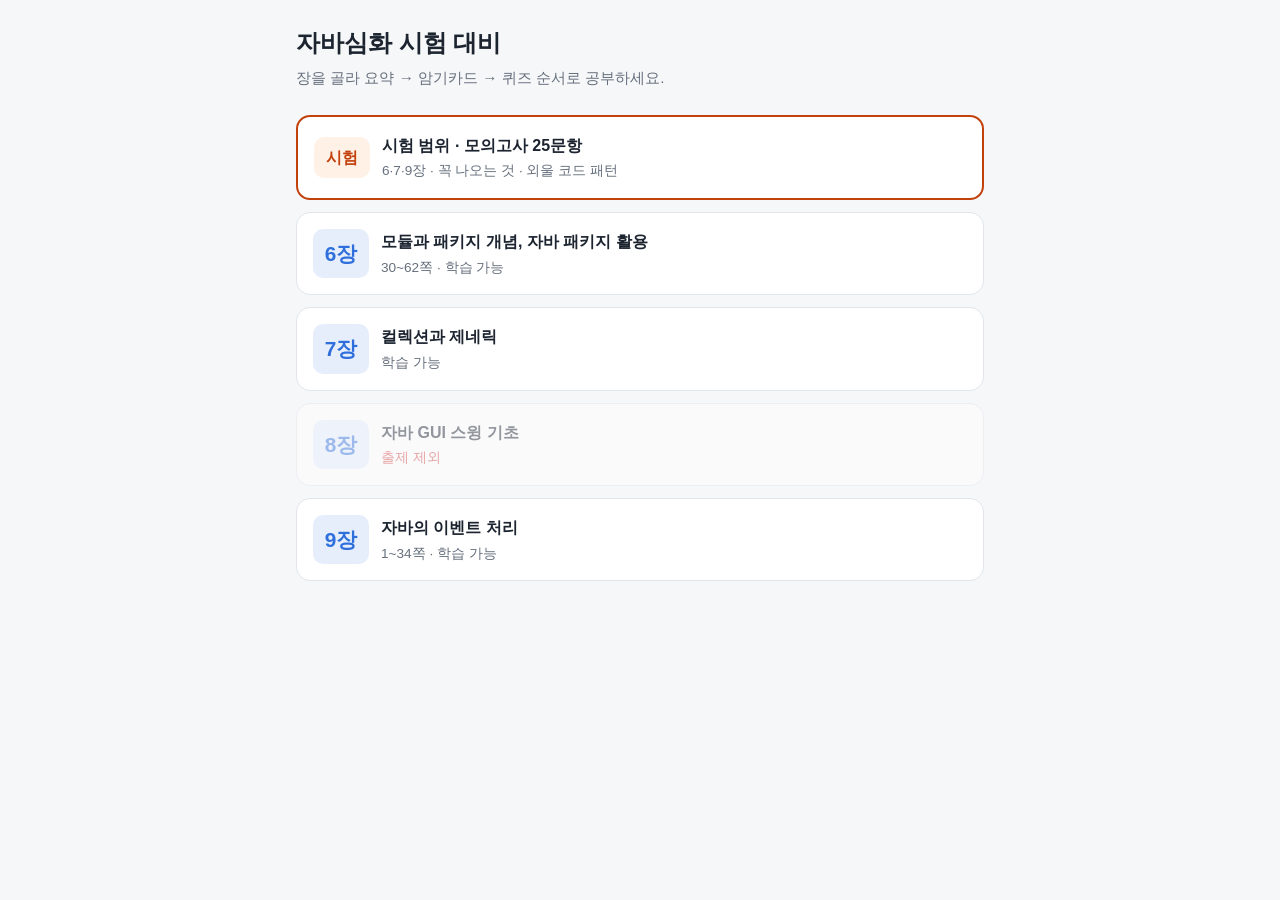
<file: index.html>
<!doctype html>
<html lang="ko">
<head>
<meta charset="utf-8">
<meta name="viewport" content="width=device-width, initial-scale=1, viewport-fit=cover">
<meta name="theme-color" content="#1f2a37">
<title>자바심화 시험 대비</title>
<link rel="stylesheet" href="style.css">
</head>
<body>
<header class="top">
  <h1>자바심화 시험 대비</h1>
  <p class="sub">장을 골라 요약 → 암기카드 → 퀴즈 순서로 공부하세요.</p>
</header>
<main id="home" class="wrap"></main>
<script src="data/chapters.js"></script>
<script>
  const home = document.getElementById('home');
  home.innerHTML = `<a class="chapter exam" href="exam.html">
      <span class="num">시험</span>
      <span class="ctitle">시험 범위 · 모의고사 25문항</span>
      <span class="meta">6·7·9장 · 꼭 나오는 것 · 외울 코드 패턴</span>
    </a>` + window.CHAPTER_LIST.map(c => {
    const ready = c.ready;
    const wrong = (() => { try { return Object.keys(JSON.parse(localStorage.getItem('wrong-' + c.id) || '{}')).length; } catch { return 0; } })();
    const status = c.excluded ? '출제 제외' : ready ? (wrong ? `오답 ${wrong}개` : '학습 가능') : '준비 중';
    return `<a class="chapter ${ready ? '' : 'disabled'} ${c.excluded ? 'excluded' : ''}" ${ready ? `href="chapter.html?ch=${c.id}"` : ''}>
      <span class="num">${c.no}장</span>
      <span class="ctitle">${c.title}</span>
      <span class="meta">${c.pages ? c.pages + ' · ' : ''}${status}</span>
    </a>`;
  }).join('');
</script>
</body>
</html>
</file>
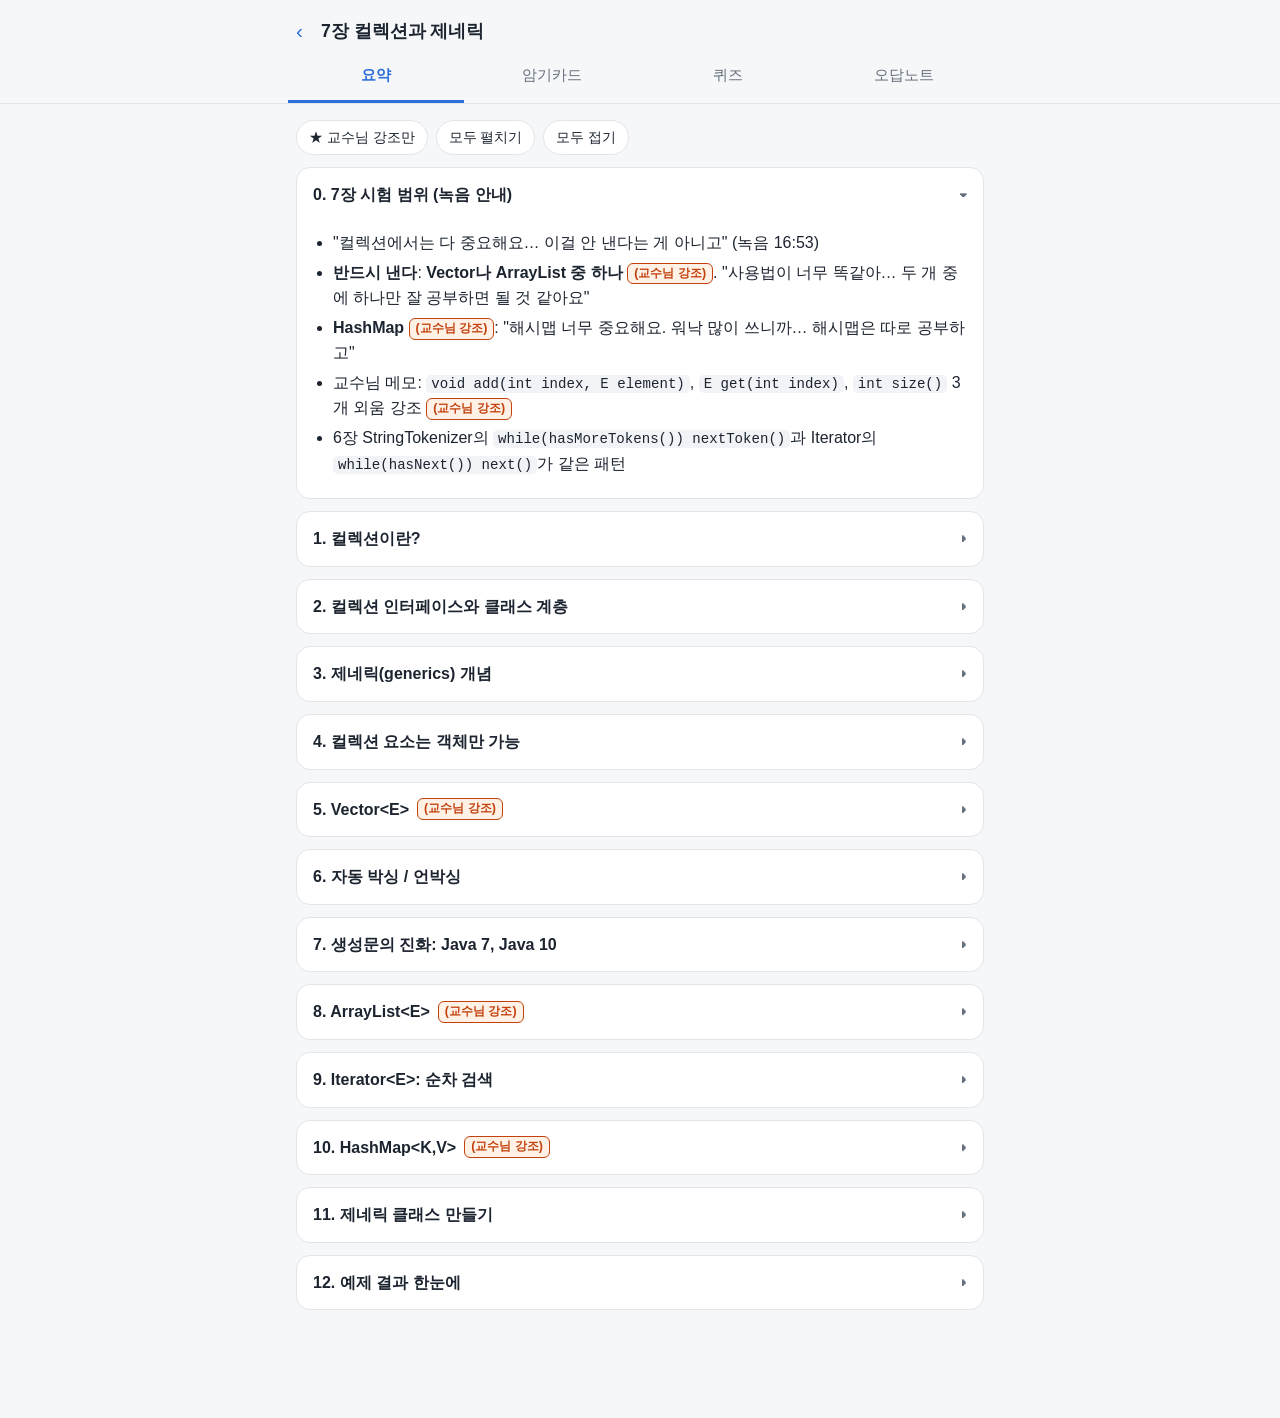
<file: chapter.html>
<!doctype html>
<html lang="ko">
<head>
<meta charset="utf-8">
<meta name="viewport" content="width=device-width, initial-scale=1, viewport-fit=cover">
<meta name="theme-color" content="#1f2a37">
<title>자바심화 시험 대비</title>
<link rel="stylesheet" href="style.css">
</head>
<body>
<div class="chead">
  <div class="bar"><a class="back" href="index.html" aria-label="홈으로">‹</a><h1 id="ctitle"></h1></div>
  <nav class="tabs">
    <button data-tab="summary">요약</button>
    <button data-tab="cards">암기카드</button>
    <button data-tab="quiz">퀴즈</button>
    <button data-tab="wrong">오답노트</button>
  </nav>
</div>
<main id="view" class="wrap"></main>
<script src="data/chapters.js"></script>
<script src="quiz.js"></script>
<script src="app.js"></script>
</body>
</html>
</file>
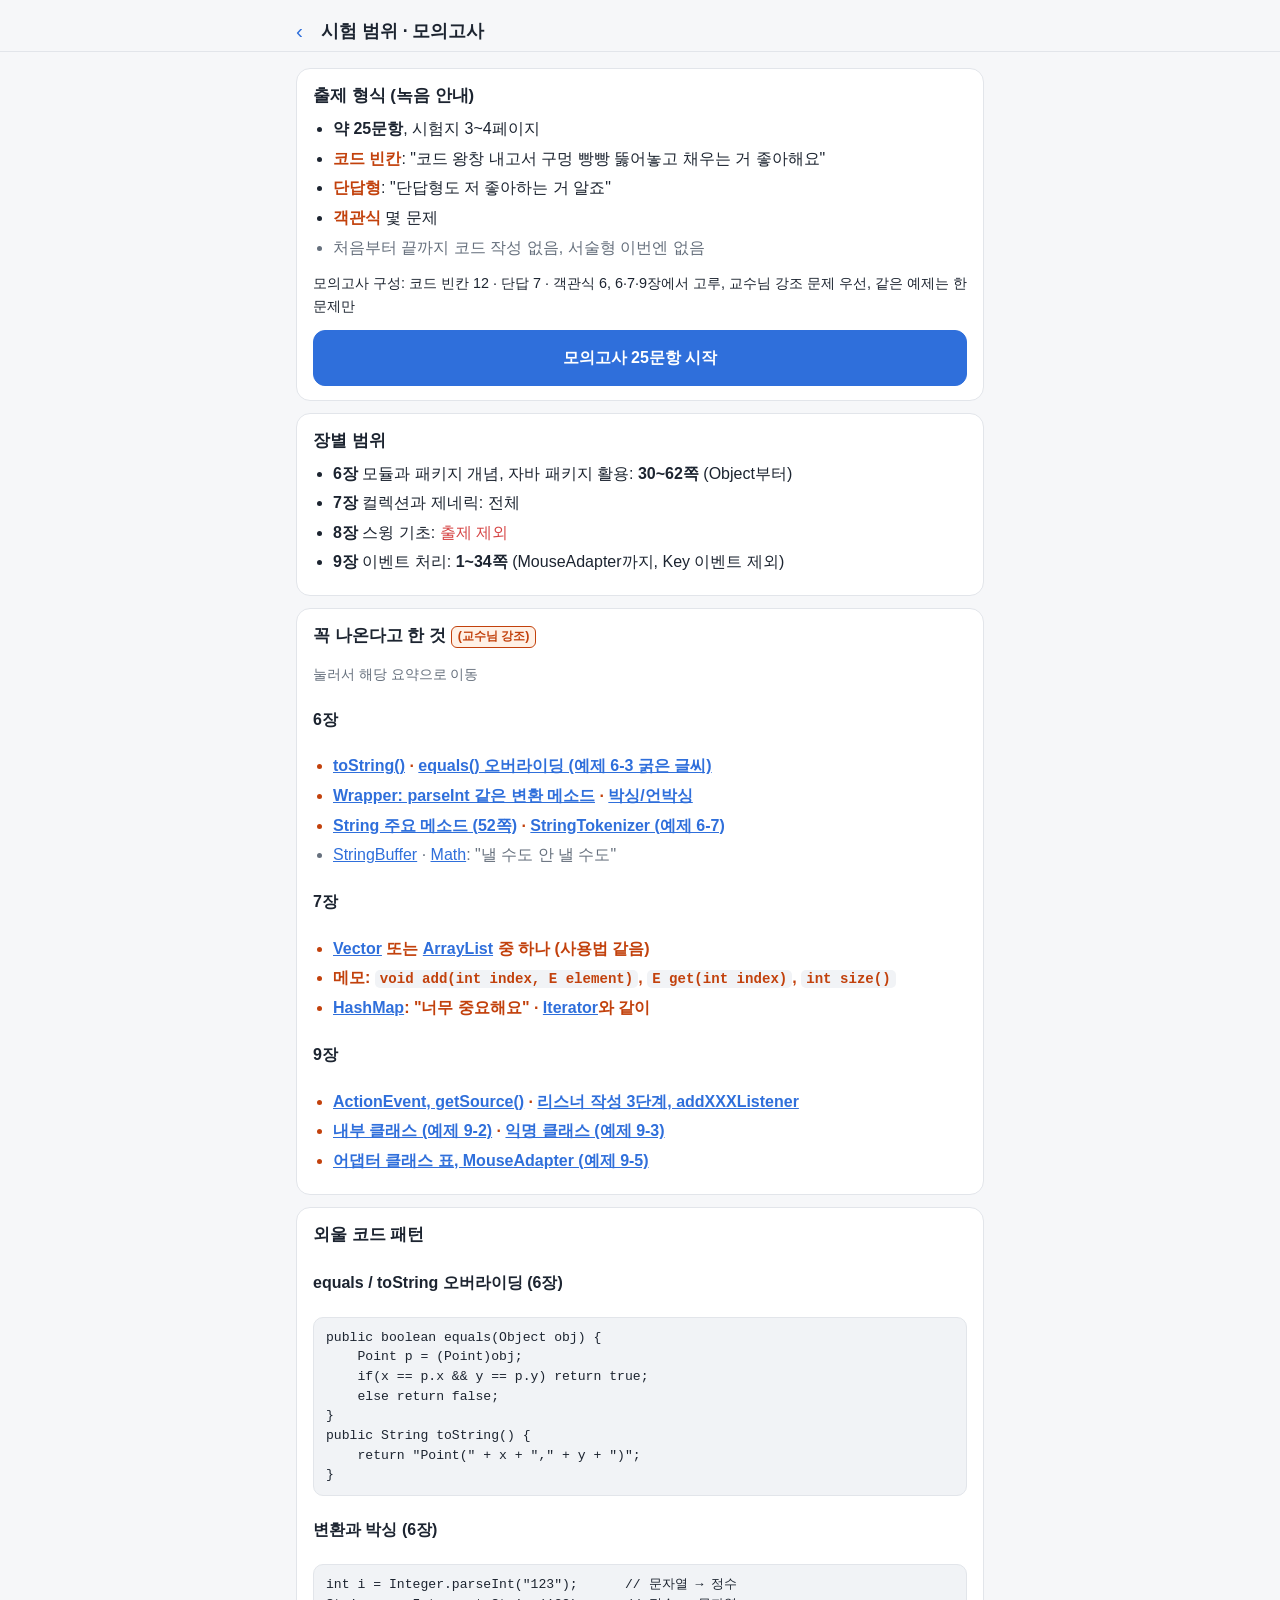
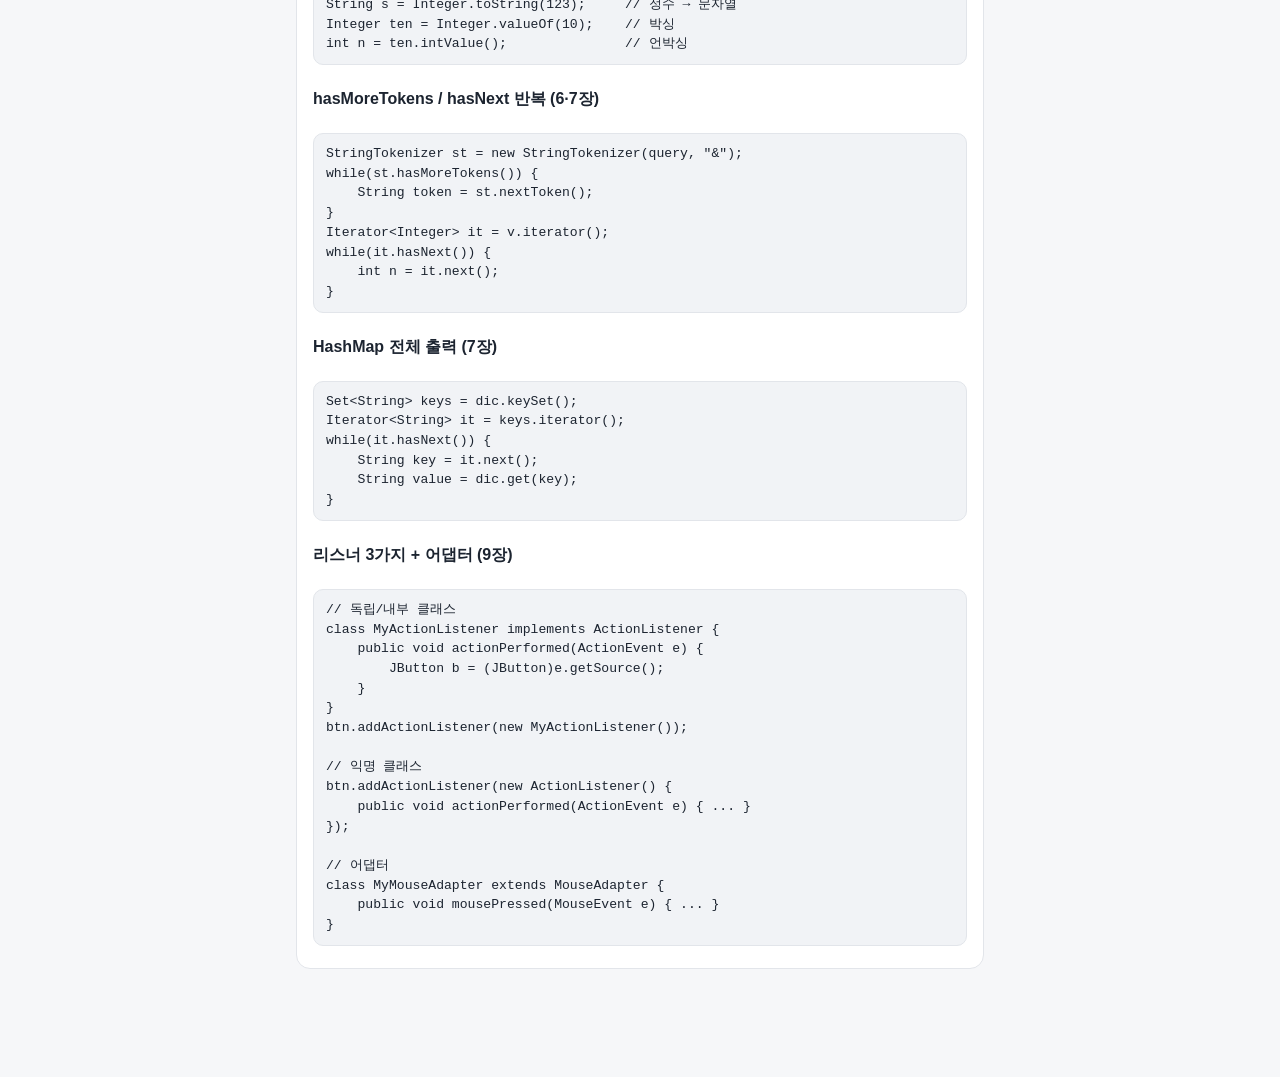
<file: exam.html>
<!doctype html>
<html lang="ko">
<head>
<meta charset="utf-8">
<meta name="viewport" content="width=device-width, initial-scale=1, viewport-fit=cover">
<meta name="theme-color" content="#1f2a37">
<title>자바심화 시험 범위</title>
<link rel="stylesheet" href="style.css">
</head>
<body>
<div class="chead">
  <div class="bar"><a class="back" href="index.html" aria-label="홈으로">‹</a><h1>시험 범위 · 모의고사</h1></div>
</div>
<main id="view" class="wrap"></main>
<script src="data/chapters.js"></script>
<script src="quiz.js"></script>
<script src="data/ch06.js"></script>
<script src="data/ch07.js"></script>
<script src="data/ch09.js"></script>
<script>
(function () {
  const view = document.getElementById('view');
  const { esc, shuffle, store } = Quiz;
  const EXAM = ['06', '07', '09'];
  const no = ch => window.CHAPTER_LIST.find(c => c.id === ch).no;
  const link = (ch, sec, text) => `<a href="chapter.html?ch=${ch}#${sec}">${text}</a>`;

  // 녹음 안내(19:43~20:58) 기준: 약 25문항, 객관식 + 코드 빈칸 + 단답형
  const MIX = [
    ['code', ['code'], 12],
    ['short', ['short'], 7],
    ['choice', ['mcq', 'output', 'blank', 'error', 'ox'], 6],
  ];

  // 같은 예제에서 나온 문제는 모의고사에 하나만. 문제나 해설의 "예제 N-M", 없으면 데이터의 ex로 묶는다
  const exOf = q => {
    const m = q.ex || (q.q.match(/예제\s*(\d+-\d+)/) || q.explain.match(/예제\s*(\d+-\d+)/) || [])[1];
    return m && q.ch + ':' + m;
  };

  function home() {
    view.innerHTML = `
      <div class="box">
        <h2>출제 형식 (녹음 안내)</h2>
        <ul>
          <li><b>약 25문항</b>, 시험지 3~4페이지</li>
          <li><span class="must">코드 빈칸</span>: "코드 왕창 내고서 구멍 빵빵 뚫어놓고 채우는 거 좋아해요"</li>
          <li><span class="must">단답형</span>: "단답형도 저 좋아하는 거 알죠"</li>
          <li><span class="must">객관식</span> 몇 문제</li>
          <li class="maybe">처음부터 끝까지 코드 작성 없음, 서술형 이번엔 없음</li>
        </ul>
        <div class="typebar">
          <span>모의고사 구성: 코드 빈칸 12 · 단답 7 · 객관식 6, 6·7·9장에서 고루, 교수님 강조 문제 우선, 같은 예제는 한 문제만</span>
        </div>
        <button class="btn primary" id="mock" style="width:100%">모의고사 25문항 시작</button>
      </div>

      <div class="box">
        <h2>장별 범위</h2>
        <ul>
          <li><b>6장</b> 모듈과 패키지 개념, 자바 패키지 활용: <b>30~62쪽</b> (Object부터)</li>
          <li><b>7장</b> 컬렉션과 제네릭: 전체</li>
          <li><b>8장</b> 스윙 기초: <span style="color:var(--bad)">출제 제외</span></li>
          <li><b>9장</b> 이벤트 처리: <b>1~34쪽</b> (MouseAdapter까지, Key 이벤트 제외)</li>
        </ul>
      </div>

      <div class="box">
        <h2>꼭 나온다고 한 것 ${Quiz.PROF}</h2>
        <p class="legend">눌러서 해당 요약으로 이동</p>
        <h4>6장</h4>
        <ul>
          <li class="must">${link('06', 'tostring', 'toString()')} · ${link('06', 'equals', 'equals() 오버라이딩 (예제 6-3 굵은 글씨)')}</li>
          <li class="must">${link('06', 'wrapper', 'Wrapper: parseInt 같은 변환 메소드')} · ${link('06', 'boxing', '박싱/언박싱')}</li>
          <li class="must">${link('06', 'strmethod', 'String 주요 메소드 (52쪽)')} · ${link('06', 'tokenizer', 'StringTokenizer (예제 6-7)')}</li>
          <li class="maybe">${link('06', 'buffer', 'StringBuffer')} · ${link('06', 'math', 'Math')}: "낼 수도 안 낼 수도"</li>
        </ul>
        <h4>7장</h4>
        <ul>
          <li class="must">${link('07', 'vector', 'Vector')} 또는 ${link('07', 'arraylist', 'ArrayList')} 중 하나 (사용법 같음)</li>
          <li class="must">메모: <code>void add(int index, E element)</code>, <code>E get(int index)</code>, <code>int size()</code></li>
          <li class="must">${link('07', 'hashmap', 'HashMap')}: "너무 중요해요" · ${link('07', 'iterator', 'Iterator')}와 같이</li>
        </ul>
        <h4>9장</h4>
        <ul>
          <li class="must">${link('09', 'evobj', 'ActionEvent, getSource()')} · ${link('09', 'steps', '리스너 작성 3단계, addXXXListener')}</li>
          <li class="must">${link('09', 'inner', '내부 클래스 (예제 9-2)')} · ${link('09', 'anon', '익명 클래스 (예제 9-3)')}</li>
          <li class="must">${link('09', 'adapter', '어댑터 클래스 표, MouseAdapter (예제 9-5)')}</li>
        </ul>
      </div>

      <div class="box">
        <h2>외울 코드 패턴</h2>
        <h4>equals / toString 오버라이딩 (6장)</h4>
        <pre><code>public boolean equals(Object obj) {
    Point p = (Point)obj;
    if(x == p.x &amp;&amp; y == p.y) return true;
    else return false;
}
public String toString() {
    return "Point(" + x + "," + y + ")";
}</code></pre>
        <h4>변환과 박싱 (6장)</h4>
        <pre><code>int i = Integer.parseInt("123");      // 문자열 → 정수
String s = Integer.toString(123);     // 정수 → 문자열
Integer ten = Integer.valueOf(10);    // 박싱
int n = ten.intValue();               // 언박싱</code></pre>
        <h4>hasMoreTokens / hasNext 반복 (6·7장)</h4>
        <pre><code>StringTokenizer st = new StringTokenizer(query, "&amp;");
while(st.hasMoreTokens()) {
    String token = st.nextToken();
}
Iterator&lt;Integer&gt; it = v.iterator();
while(it.hasNext()) {
    int n = it.next();
}</code></pre>
        <h4>HashMap 전체 출력 (7장)</h4>
        <pre><code>Set&lt;String&gt; keys = dic.keySet();
Iterator&lt;String&gt; it = keys.iterator();
while(it.hasNext()) {
    String key = it.next();
    String value = dic.get(key);
}</code></pre>
        <h4>리스너 3가지 + 어댑터 (9장)</h4>
        <pre><code>// 독립/내부 클래스
class MyActionListener implements ActionListener {
    public void actionPerformed(ActionEvent e) {
        JButton b = (JButton)e.getSource();
    }
}
btn.addActionListener(new MyActionListener());

// 익명 클래스
btn.addActionListener(new ActionListener() {
    public void actionPerformed(ActionEvent e) { ... }
});

// 어댑터
class MyMouseAdapter extends MouseAdapter {
    public void mousePressed(MouseEvent e) { ... }
}</code></pre>
      </div>`;
    view.querySelector('#mock').onclick = startMock;
  }

  // 각 장에서 교수님 강조 문제를 먼저, 장을 번갈아 가며 뽑는다
  function pick() {
    const chosen = [], used = new Set();
    for (const [, types, n] of MIX) {
      const pools = shuffle(EXAM).map(ch => {
        const qs = window.CHAPTER_DATA[ch].quiz.filter(q => types.includes(q.type)).map(q => ({ ...q, ch }));
        return [...shuffle(qs.filter(q => q.prof)), ...shuffle(qs.filter(q => !q.prof))];
      });
      let k = 0;
      while (chosen.filter(q => types.includes(q.type)).length < n && pools.some(p => p.length)) {
        const p = pools[k++ % pools.length];
        if (!p.length) continue;
        const q = p.shift(), ex = exOf(q);
        if (ex && used.has(ex)) continue;
        if (ex) used.add(ex);
        chosen.push(q);
      }
    }
    // 실제 시험지처럼 장 순서, 장 안에서는 객관식 → 단답 → 코드 빈칸
    const order = q => MIX.findIndex(m => m[1].includes(q.type));
    const rank = { choice: 0, short: 1, code: 2 };
    return chosen.sort((a, b) => a.ch.localeCompare(b.ch) || rank[MIX[order(a)][0]] - rank[MIX[order(b)][0]]);
  }

  function startMock() {
    const list = pick();
    Quiz.run(view, list, {
      wrongKey: q => 'wrong-' + q.ch,
      label: q => no(q.ch) + '장',
      onEnd(right, total, byType) {
        const byCh = {};
        list.forEach(q => { byCh[q.ch] = byCh[q.ch] || [0, 0]; byCh[q.ch][1]++; });
        // 장별 맞은 수는 오답 저장소로 다시 계산한다
        list.forEach(q => { if (!store.get('wrong-' + q.ch, {})[q.id]) byCh[q.ch][0]++; });
        view.innerHTML = `<div class="qcard score"><div class="big">${right} / ${total}</div>
          <p>${right === total ? '전부 맞혔어요!' : '틀린 문제는 각 장 오답노트에 저장됐어요.'}</p>
          <div class="typebar">
            ${Object.entries(byType).map(([t, [r, n]]) => `<span>${esc(t)}: ${r} / ${n}</span>`).join('')}
            ${Object.entries(byCh).map(([ch, [r, n]]) => `<span>${no(ch)}장: ${r} / ${n}</span>`).join('')}
          </div>
          <div class="row" style="margin-bottom:8px"><button class="btn primary" id="again">새 모의고사</button><button class="btn" id="home">시험 범위로</button></div>
          <div class="row">${EXAM.map(ch => `<button class="btn" data-wrong="${ch}">${no(ch)}장 오답</button>`).join('')}</div></div>`;
        view.querySelector('#again').onclick = startMock;
        view.querySelector('#home').onclick = () => { home(); window.scrollTo(0, 0); };
        view.querySelectorAll('[data-wrong]').forEach(b => b.onclick = () => {
          store.set('tab-' + b.dataset.wrong, 'wrong');
          location.href = 'chapter.html?ch=' + b.dataset.wrong;
        });
      },
    });
  }

  home();
})();
</script>
</body>
</html>
</file>
<file: style.css>
:root {
  --bg: #f6f7f9; --card: #ffffff; --text: #1c2430; --muted: #66707d; --line: #e2e5ea;
  --accent: #2f6fdb; --accent-soft: #e6eefc; --good: #1f9d55; --good-soft: #e3f6ea;
  --bad: #d64545; --bad-soft: #fde8e8; --prof: #c2410c; --prof-soft: #fff1e6;
  --code-bg: #f1f3f6;
}
@media (prefers-color-scheme: dark) {
  :root {
    --bg: #12161c; --card: #1b2129; --text: #e6e9ee; --muted: #9aa4b2; --line: #2b333e;
    --accent: #6c9ef8; --accent-soft: #1f2c44; --good: #4ade80; --good-soft: #15301f;
    --bad: #f87171; --bad-soft: #3a1a1a; --prof: #fb923c; --prof-soft: #3a2414;
    --code-bg: #0f1318;
  }
}
* { box-sizing: border-box; }
html { -webkit-text-size-adjust: 100%; }
body {
  margin: 0; background: var(--bg); color: var(--text);
  font-family: -apple-system, BlinkMacSystemFont, "Apple SD Gothic Neo", "Malgun Gothic", "Noto Sans KR", sans-serif;
  line-height: 1.6; font-size: 16px;
}
a { color: var(--accent); }
.wrap { max-width: 720px; margin: 0 auto; padding: 16px 16px 96px; }
.top { padding: 24px 16px 8px; max-width: 720px; margin: 0 auto; }
.top h1 { margin: 0; font-size: 1.5rem; }
.sub { margin: 4px 0 0; color: var(--muted); font-size: .95rem; }

/* 홈 */
.chapter {
  display: grid; grid-template-columns: auto 1fr; gap: 2px 12px; align-items: center;
  background: var(--card); border: 1px solid var(--line); border-radius: 14px;
  padding: 16px; margin-bottom: 12px; text-decoration: none; color: var(--text);
}
.chapter .num { grid-row: span 2; font-weight: 800; font-size: 1.3rem; color: var(--accent);
  background: var(--accent-soft); border-radius: 10px; padding: 8px 10px; min-width: 56px; text-align: center; }
.chapter .ctitle { font-weight: 700; }
.chapter .meta { color: var(--muted); font-size: .85rem; }
.chapter.disabled { opacity: .45; pointer-events: none; }

/* 장 헤더 + 탭 */
.chead { position: sticky; top: 0; z-index: 5; background: var(--bg); border-bottom: 1px solid var(--line); }
.chead .bar { max-width: 720px; margin: 0 auto; padding: 10px 16px 0; display: flex; align-items: center; gap: 10px; }
.chead .back { text-decoration: none; font-size: 1.3rem; padding: 4px 8px 4px 0; }
.chead h1 { font-size: 1.1rem; margin: 0; white-space: nowrap; overflow: hidden; text-overflow: ellipsis; }
.tabs { max-width: 720px; margin: 0 auto; display: flex; padding: 0 8px; }
.tabs button {
  flex: 1; background: none; border: 0; color: var(--muted); font: inherit; font-size: .95rem;
  padding: 12px 4px; border-bottom: 3px solid transparent; cursor: pointer;
}
.tabs button.on { color: var(--accent); border-bottom-color: var(--accent); font-weight: 700; }

/* 요약 */
.toolbar { display: flex; gap: 8px; flex-wrap: wrap; margin-bottom: 12px; }
.chip {
  border: 1px solid var(--line); background: var(--card); color: var(--text); border-radius: 999px;
  padding: 6px 12px; font: inherit; font-size: .85rem; cursor: pointer;
}
.chip.on { background: var(--prof-soft); border-color: var(--prof); color: var(--prof); font-weight: 700; }
.sec { background: var(--card); border: 1px solid var(--line); border-radius: 14px; margin-bottom: 12px; overflow: hidden; }
.sec > summary { list-style: none; padding: 14px 16px; font-weight: 700; cursor: pointer; display: flex; gap: 8px; align-items: center; }
.sec > summary::-webkit-details-marker { display: none; }
.sec > summary::after { content: "▾"; margin-left: auto; color: var(--muted); transition: transform .2s; }
.sec:not([open]) > summary::after { transform: rotate(-90deg); }
.sec .body { padding: 0 16px 14px; }
.sec .body p { margin: 8px 0; }
.sec .body ul { padding-left: 20px; margin: 8px 0; }
.sec .body li { margin: 4px 0; }
.prof {
  display: inline-block; background: var(--prof-soft); color: var(--prof); border: 1px solid var(--prof);
  border-radius: 6px; padding: 0 6px; font-size: .78rem; font-weight: 700; white-space: nowrap; vertical-align: 1px;
}
.trap { background: var(--bad-soft); border-left: 4px solid var(--bad); padding: 8px 12px; border-radius: 6px; margin: 8px 0; }
.tip { background: var(--accent-soft); border-left: 4px solid var(--accent); padding: 8px 12px; border-radius: 6px; margin: 8px 0; }
pre {
  background: var(--code-bg); border: 1px solid var(--line); border-radius: 10px; padding: 10px 12px;
  overflow-x: auto; font-size: .82rem; line-height: 1.5; margin: 8px 0;
}
code { font-family: ui-monospace, "Cascadia Code", Consolas, "D2Coding", monospace; }
:not(pre) > code { background: var(--code-bg); padding: 1px 5px; border-radius: 5px; font-size: .88em; }
/* 좁은 화면에서 설명 칸이 밀려나지 않도록 행을 세로로 쌓는다 */
table.m, table.m tbody, table.m tr, table.m td { display: block; width: 100%; }
table.m { font-size: .88rem; margin: 8px 0; }
table.m tr:first-child { display: none; }
table.m tr { border-bottom: 1px solid var(--line); padding: 8px 6px; }
table.m td { padding: 1px 0; }
table.m td:first-child code { font-weight: 700; }
table.m tr.hl { background: var(--prof-soft); border-radius: 8px; }

/* 플래시카드 */
.flash { perspective: 1000px; margin: 8px 0 16px; }
.fcard {
  position: relative; min-height: 240px; cursor: pointer; transform-style: preserve-3d; transition: transform .35s;
}
.fcard.flip { transform: rotateY(180deg); }
.face {
  position: absolute; inset: 0; backface-visibility: hidden; -webkit-backface-visibility: hidden;
  background: var(--card); border: 1px solid var(--line); border-radius: 16px; padding: 20px;
  display: flex; flex-direction: column; justify-content: center; align-items: center; text-align: center; gap: 10px;
}
.face.back { transform: rotateY(180deg); }
.face .q { font-size: 1.1rem; font-weight: 700; }
.face .a { font-family: ui-monospace, Consolas, monospace; font-size: 1rem; color: var(--accent); word-break: break-word; }
.face .hint { color: var(--muted); font-size: .8rem; }
.row { display: flex; gap: 8px; }
.btn {
  flex: 1; border: 1px solid var(--line); background: var(--card); color: var(--text); border-radius: 12px;
  padding: 14px; font: inherit; font-weight: 600; cursor: pointer;
}
.btn.primary { background: var(--accent); border-color: var(--accent); color: #fff; }
.counter { text-align: center; color: var(--muted); font-size: .9rem; }

/* 퀴즈 */
.qcard { background: var(--card); border: 1px solid var(--line); border-radius: 16px; padding: 16px; }
.qtype { font-size: .78rem; color: var(--muted); display: flex; gap: 6px; align-items: center; margin-bottom: 6px; }
.qtext { font-weight: 700; margin: 0 0 8px; }
.choices { display: grid; gap: 8px; margin-top: 10px; }
.choice {
  text-align: left; border: 1px solid var(--line); background: var(--bg); color: var(--text); border-radius: 12px;
  padding: 12px 14px; font: inherit; cursor: pointer; white-space: pre-wrap;
}
.choice.mono { font-family: ui-monospace, Consolas, monospace; font-size: .9rem; }
.choice.correct { background: var(--good-soft); border-color: var(--good); }
.choice.wrong { background: var(--bad-soft); border-color: var(--bad); }
.choice:disabled { cursor: default; }
.explain { margin-top: 12px; padding: 10px 12px; border-radius: 10px; background: var(--accent-soft); font-size: .92rem; }
.explain.bad { background: var(--bad-soft); }
.progress { height: 6px; background: var(--line); border-radius: 99px; overflow: hidden; margin-bottom: 12px; }
.progress > div { height: 100%; background: var(--accent); transition: width .2s; }
.score { text-align: center; padding: 24px 8px; }
.score .big { font-size: 2.4rem; font-weight: 800; }
.empty { text-align: center; color: var(--muted); padding: 32px 8px; }
.wrong-item { background: var(--card); border: 1px solid var(--line); border-radius: 12px; padding: 12px 14px; margin-bottom: 10px; }
.wrong-item .ans { color: var(--good); font-weight: 700; }

/* 코드 빈칸 / 단답형 */
.sec { scroll-margin-top: 110px; }
pre.codeq { font-size: .8rem; line-height: 2; white-space: pre; }
.bnum { color: var(--prof); font-weight: 700; margin-right: 2px; }
.bin, .sin {
  font: inherit; font-family: ui-monospace, "Cascadia Code", Consolas, monospace; color: var(--text);
  background: var(--card); border: 1px solid var(--accent); border-radius: 6px; padding: 1px 4px;
}
.bin { font-size: .8rem; min-width: 4ch; }
.sin { width: 100%; font-size: 1rem; padding: 10px 12px; border-radius: 10px; }
.bin.ok, .sin.ok { border-color: var(--good); background: var(--good-soft); }
.bin.no, .sin.no { border-color: var(--bad); background: var(--bad-soft); text-decoration: line-through; }
.fix { color: var(--good); font-weight: 700; margin-left: 4px; }
.fill { color: var(--good); font-weight: 700; background: var(--good-soft); border-radius: 4px; padding: 0 3px; }

/* 홈: 시험 범위 카드, 출제 제외 장 */
.chapter.exam { border: 2px solid var(--prof); }
.chapter.exam .num { color: var(--prof); background: var(--prof-soft); font-size: 1rem; }
.chapter.excluded .meta { color: var(--bad); }

/* 시험 범위 페이지 */
.box { background: var(--card); border: 1px solid var(--line); border-radius: 14px; padding: 14px 16px; margin-bottom: 12px; }
.box h2 { font-size: 1.05rem; margin: 0 0 6px; }
.box ul { padding-left: 20px; margin: 6px 0; }
.box li { margin: 4px 0; }
.must { color: var(--prof); font-weight: 700; }
.maybe { color: var(--muted); }
.typebar { display: grid; gap: 4px; margin: 12px 0; text-align: left; font-size: .9rem; }
b.pb { color: var(--prof); }
.legend { font-size: .85rem; color: var(--muted); }
.legend b.pb { font-weight: 700; }
</file>
